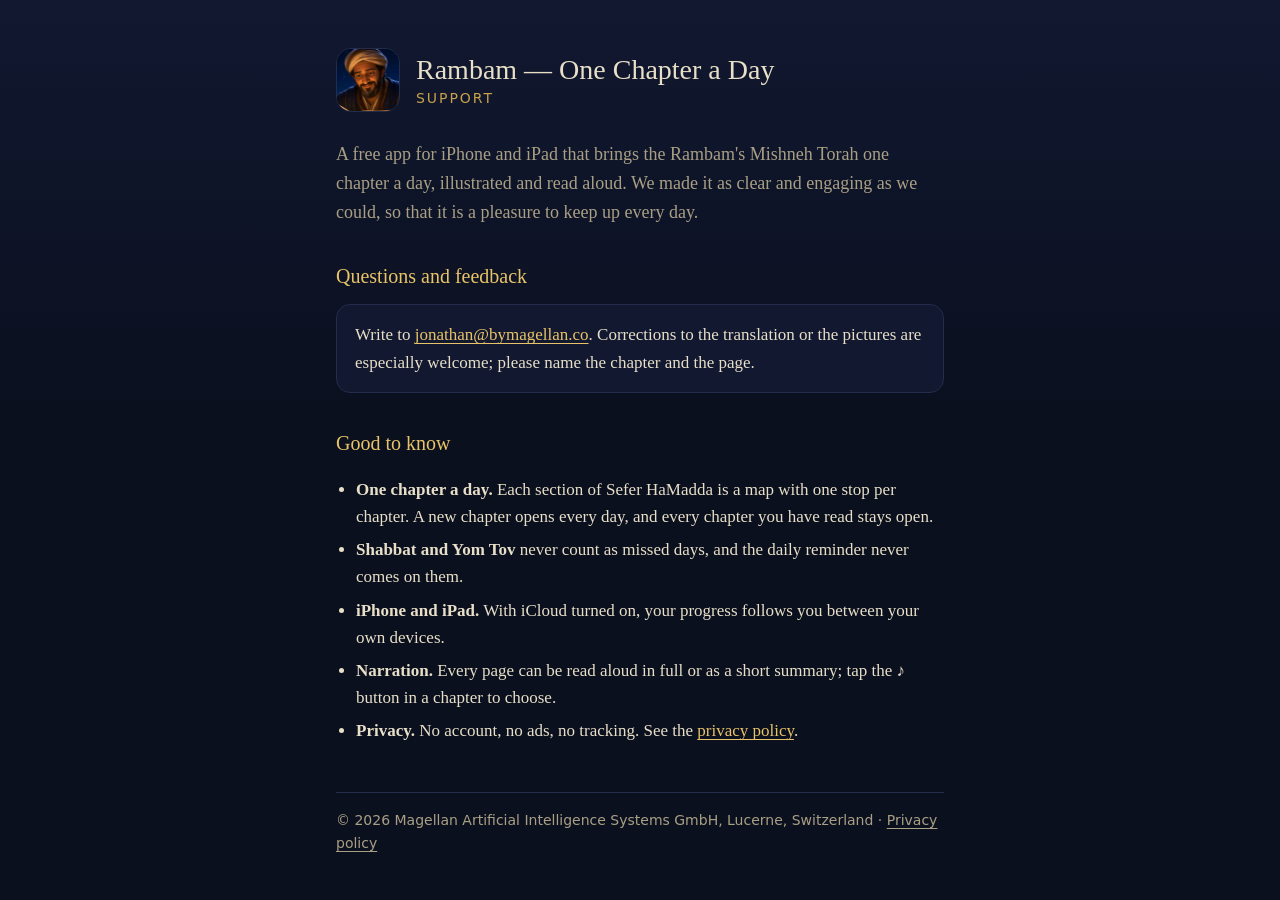
<file: index.html>
<!doctype html>
<html lang="en">
<head>
<meta charset="utf-8">
<meta name="viewport" content="width=device-width, initial-scale=1">
<title>Rambam — One Chapter a Day · Support</title>
<meta name="description" content="Support for Rambam, a free app for iPhone and iPad that brings the Mishneh Torah one chapter a day, illustrated and read aloud.">
<link rel="stylesheet" href="style.css">
<link rel="icon" href="icon.jpg">
</head>
<body>
<main>
<header>
  <img src="icon.jpg" alt="">
  <h1>Rambam — One Chapter a Day<span>Support</span></h1>
</header>

<p class="lead">A free app for iPhone and iPad that brings the Rambam's Mishneh Torah one chapter a day, illustrated and read aloud. We made it as clear and engaging as we could, so that it is a pleasure to keep up every day.</p>

<h2>Questions and feedback</h2>
<div class="card">
  <p style="margin:0">Write to <a href="mailto:jonathan@bymagellan.co?subject=Rambam%20app">jonathan@bymagellan.co</a>. Corrections to the translation or the pictures are especially welcome; please name the chapter and the page.</p>
</div>

<h2>Good to know</h2>
<ul>
  <li><strong>One chapter a day.</strong> Each section of Sefer HaMadda is a map with one stop per chapter. A new chapter opens every day, and every chapter you have read stays open.</li>
  <li><strong>Shabbat and Yom Tov</strong> never count as missed days, and the daily reminder never comes on them.</li>
  <li><strong>iPhone and iPad.</strong> With iCloud turned on, your progress follows you between your own devices.</li>
  <li><strong>Narration.</strong> Every page can be read aloud in full or as a short summary; tap the ♪ button in a chapter to choose.</li>
  <li><strong>Privacy.</strong> No account, no ads, no tracking. See the <a href="privacy/">privacy policy</a>.</li>
</ul>

<footer>
  © 2026 Magellan Artificial Intelligence Systems GmbH, Lucerne, Switzerland · <a href="privacy/">Privacy policy</a>
</footer>
</main>
</body>
</html>
</file>
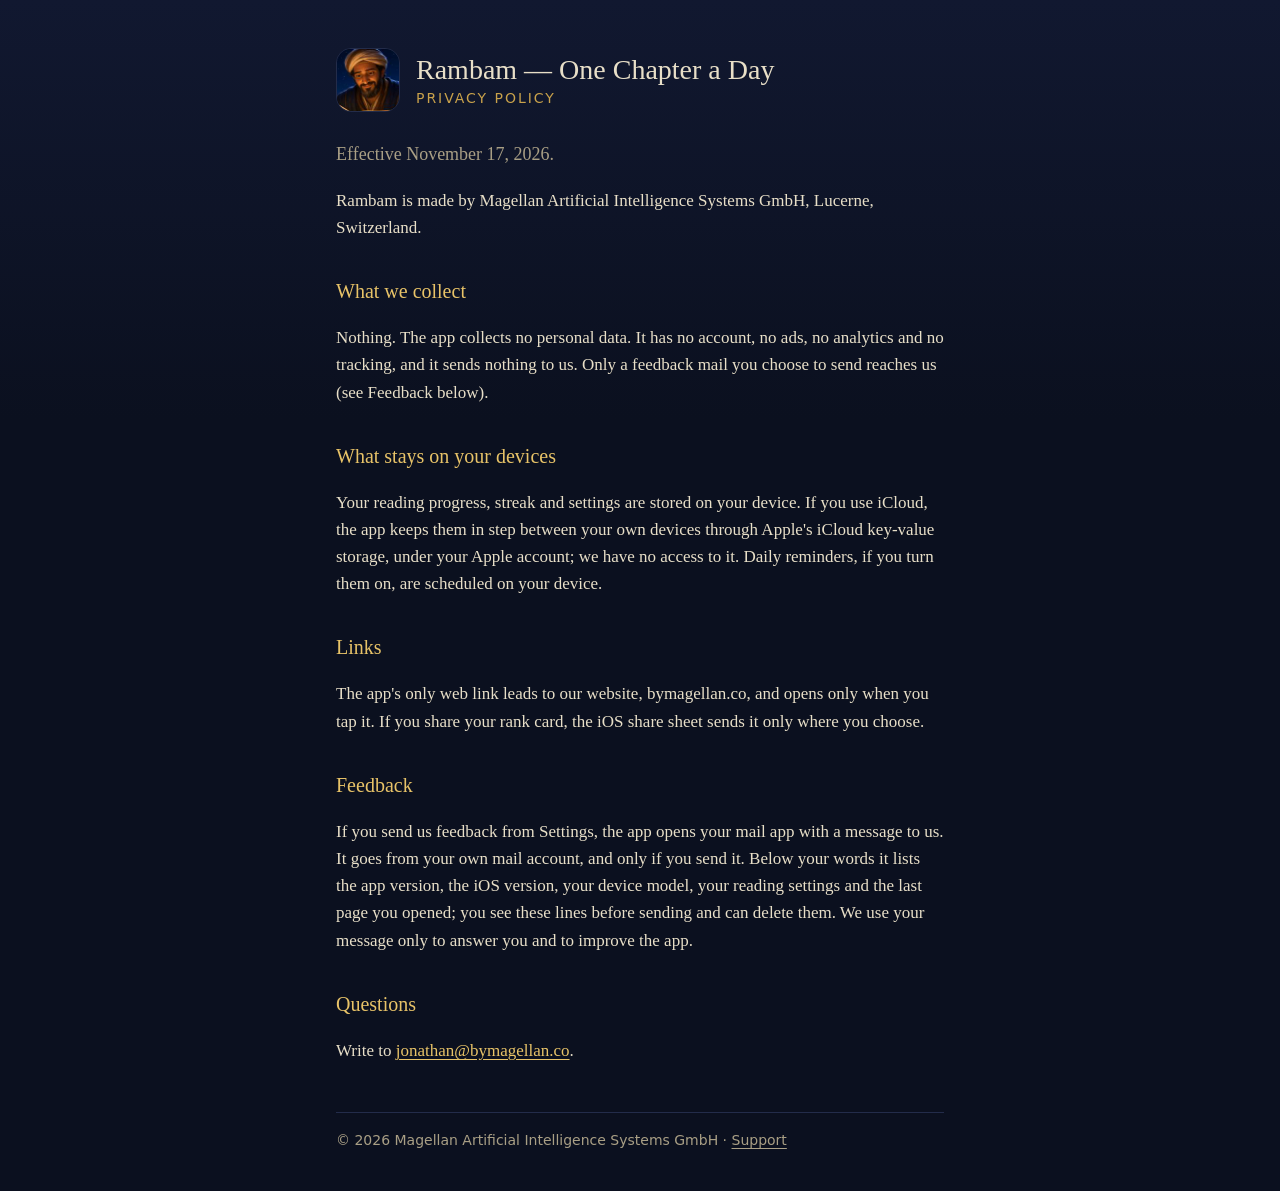
<file: privacy/index.html>
<!doctype html>
<html lang="en">
<head>
<meta charset="utf-8">
<meta name="viewport" content="width=device-width, initial-scale=1">
<title>Rambam — Privacy Policy</title>
<meta name="description" content="Privacy policy of the Rambam app: no personal data is collected.">
<link rel="stylesheet" href="../style.css">
<link rel="icon" href="../icon.jpg">
</head>
<body>
<main>
<header>
  <img src="../icon.jpg" alt="">
  <h1>Rambam — One Chapter a Day<span>Privacy policy</span></h1>
</header>

<p class="lead">Effective November 17, 2026.</p>

<p>Rambam is made by Magellan Artificial Intelligence Systems GmbH, Lucerne, Switzerland.</p>

<h2>What we collect</h2>
<p>Nothing. The app collects no personal data. It has no account, no ads, no analytics and no tracking, and it sends nothing to us. Only a feedback mail you choose to send reaches us (see Feedback below).</p>

<h2>What stays on your devices</h2>
<p>Your reading progress, streak and settings are stored on your device. If you use iCloud, the app keeps them in step between your own devices through Apple's iCloud key-value storage, under your Apple account; we have no access to it. Daily reminders, if you turn them on, are scheduled on your device.</p>

<h2>Links</h2>
<p>The app's only web link leads to our website, bymagellan.co, and opens only when you tap it. If you share your rank card, the iOS share sheet sends it only where you choose.</p>

<h2>Feedback</h2>
<p>If you send us feedback from Settings, the app opens your mail app with a message to us. It goes from your own mail account, and only if you send it. Below your words it lists the app version, the iOS version, your device model, your reading settings and the last page you opened; you see these lines before sending and can delete them. We use your message only to answer you and to improve the app.</p>

<h2>Questions</h2>
<p>Write to <a href="mailto:jonathan@bymagellan.co?subject=Rambam%20privacy">jonathan@bymagellan.co</a>.</p>

<footer>
  © 2026 Magellan Artificial Intelligence Systems GmbH · <a href="../">Support</a>
</footer>
</main>
</body>
</html>
</file>
<file: style.css>
:root {
  --night: #0b101f; --night2: #111830; --line: #232c4a;
  --parchment: #e8dfc8; --dim: #a99f85; --gold: #c9a24b; --gold-bright: #e8c368;
}
* { box-sizing: border-box; }
html { background: var(--night); }
body {
  margin: 0; color: var(--parchment); background: linear-gradient(var(--night2), var(--night) 420px);
  font: 17px/1.6 ui-serif, "New York", Georgia, "Times New Roman", serif;
  -webkit-text-size-adjust: 100%;
}
main { max-width: 640px; margin: 0 auto; padding: 48px 16px 40px; }
header { display: flex; align-items: center; gap: 16px; margin-bottom: 28px; }
header img { width: 64px; height: 64px; border-radius: 15px; border: 1px solid var(--line); }
h1 { font-size: 28px; line-height: 1.2; margin: 0; font-weight: 500; }
h1 span { display: block; font-size: 14px; letter-spacing: .14em; text-transform: uppercase; color: var(--gold); margin-top: 4px; font-family: -apple-system, system-ui, sans-serif; }
h2 { font-size: 20px; font-weight: 500; margin: 34px 0 8px; color: var(--gold-bright); }
p, li { color: var(--parchment); }
.lead { color: var(--dim); font-size: 18px; }
a { color: var(--gold-bright); text-underline-offset: 3px; }
ul { padding-left: 20px; }
li { margin: 6px 0; }
.card { background: var(--night2); border: 1px solid var(--line); border-radius: 14px; padding: 16px 18px; margin-top: 12px; }
footer { margin-top: 48px; padding-top: 16px; border-top: 1px solid var(--line); color: var(--dim); font-size: 14px; font-family: -apple-system, system-ui, sans-serif; }
footer a { color: var(--dim); }
</file>
